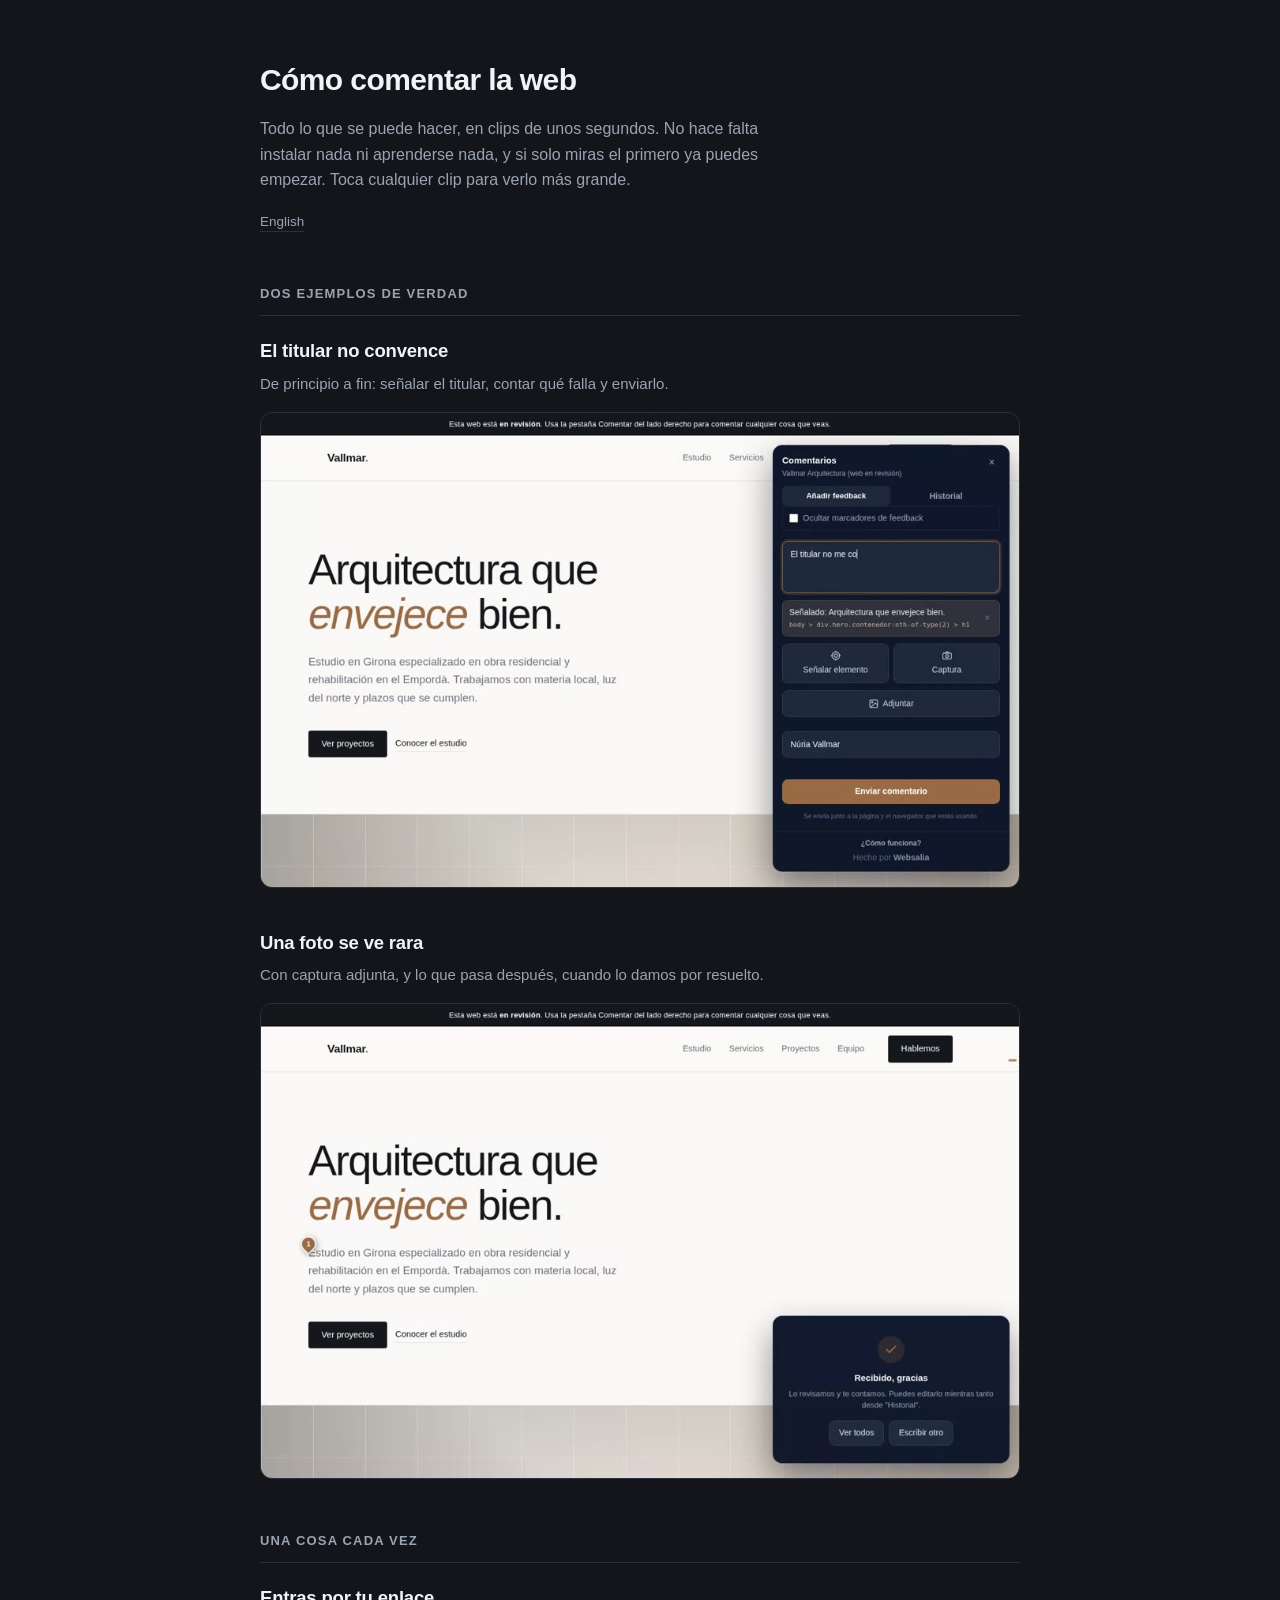
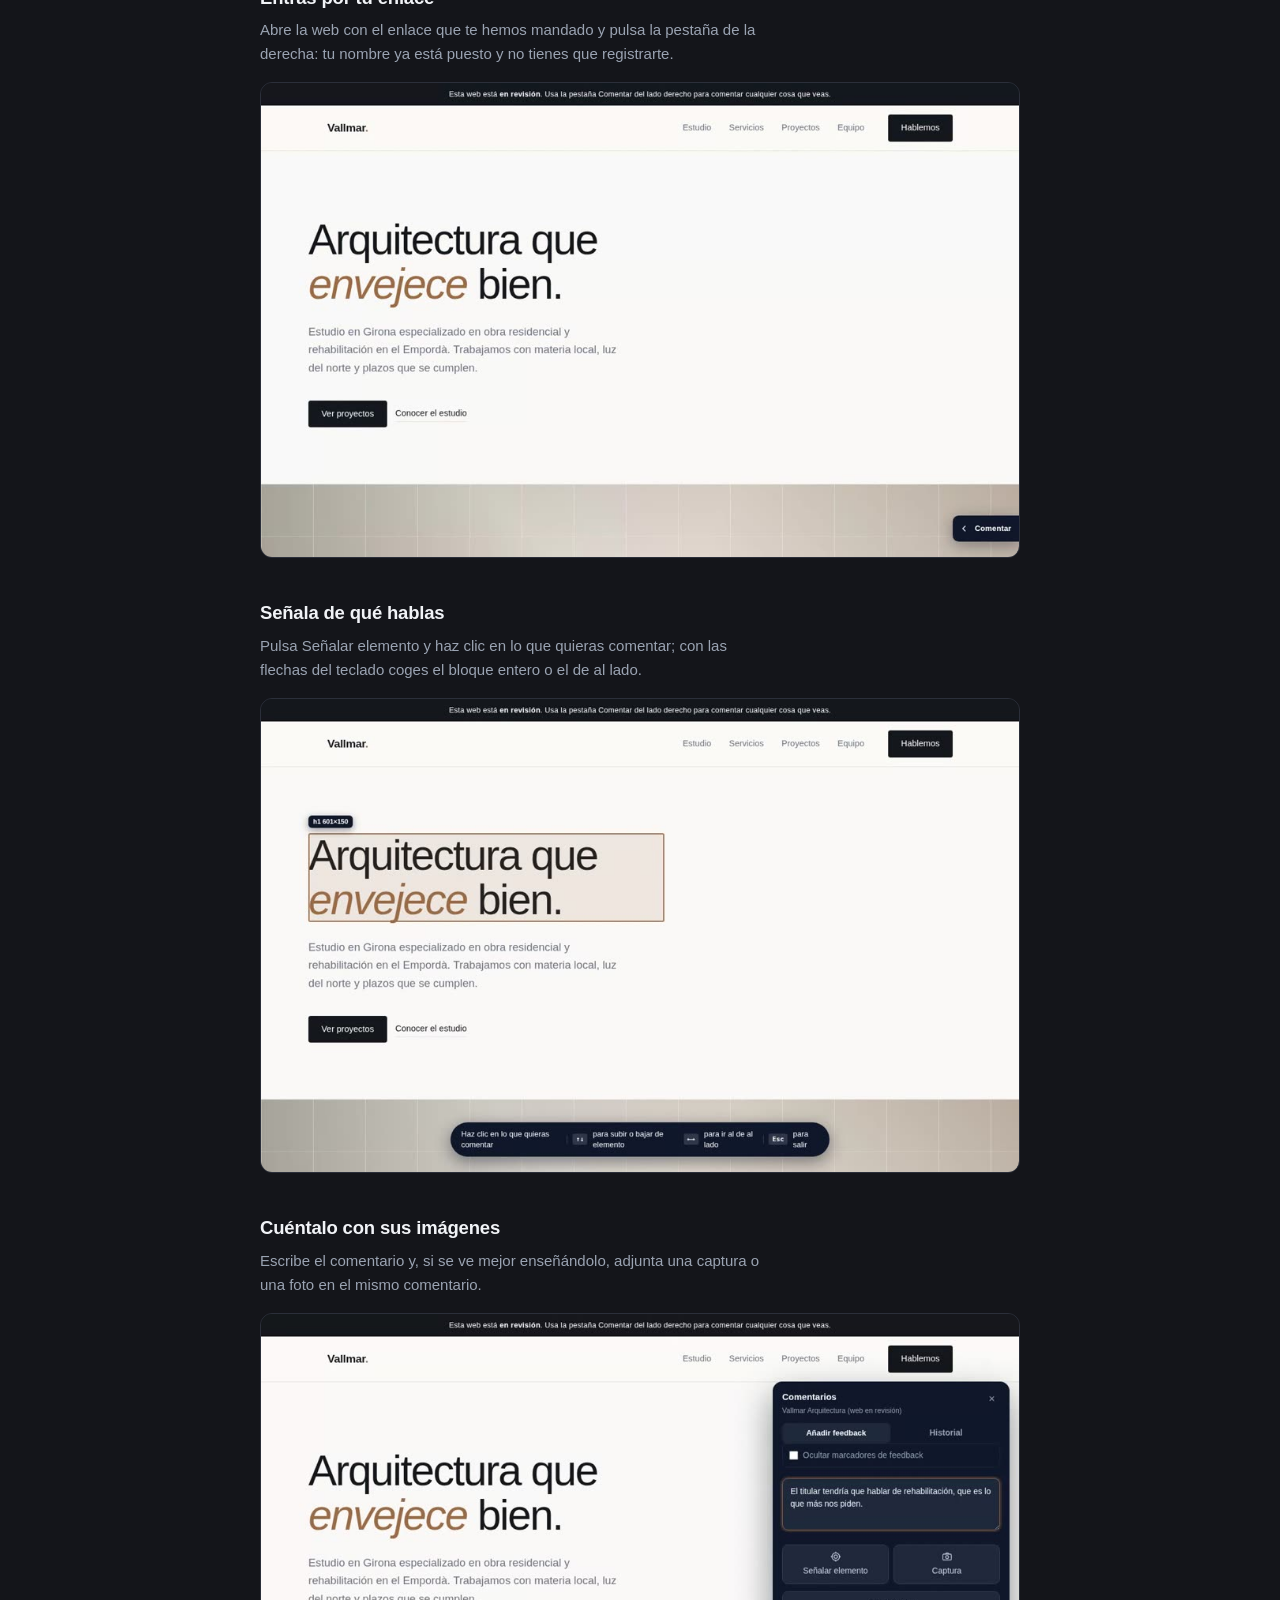
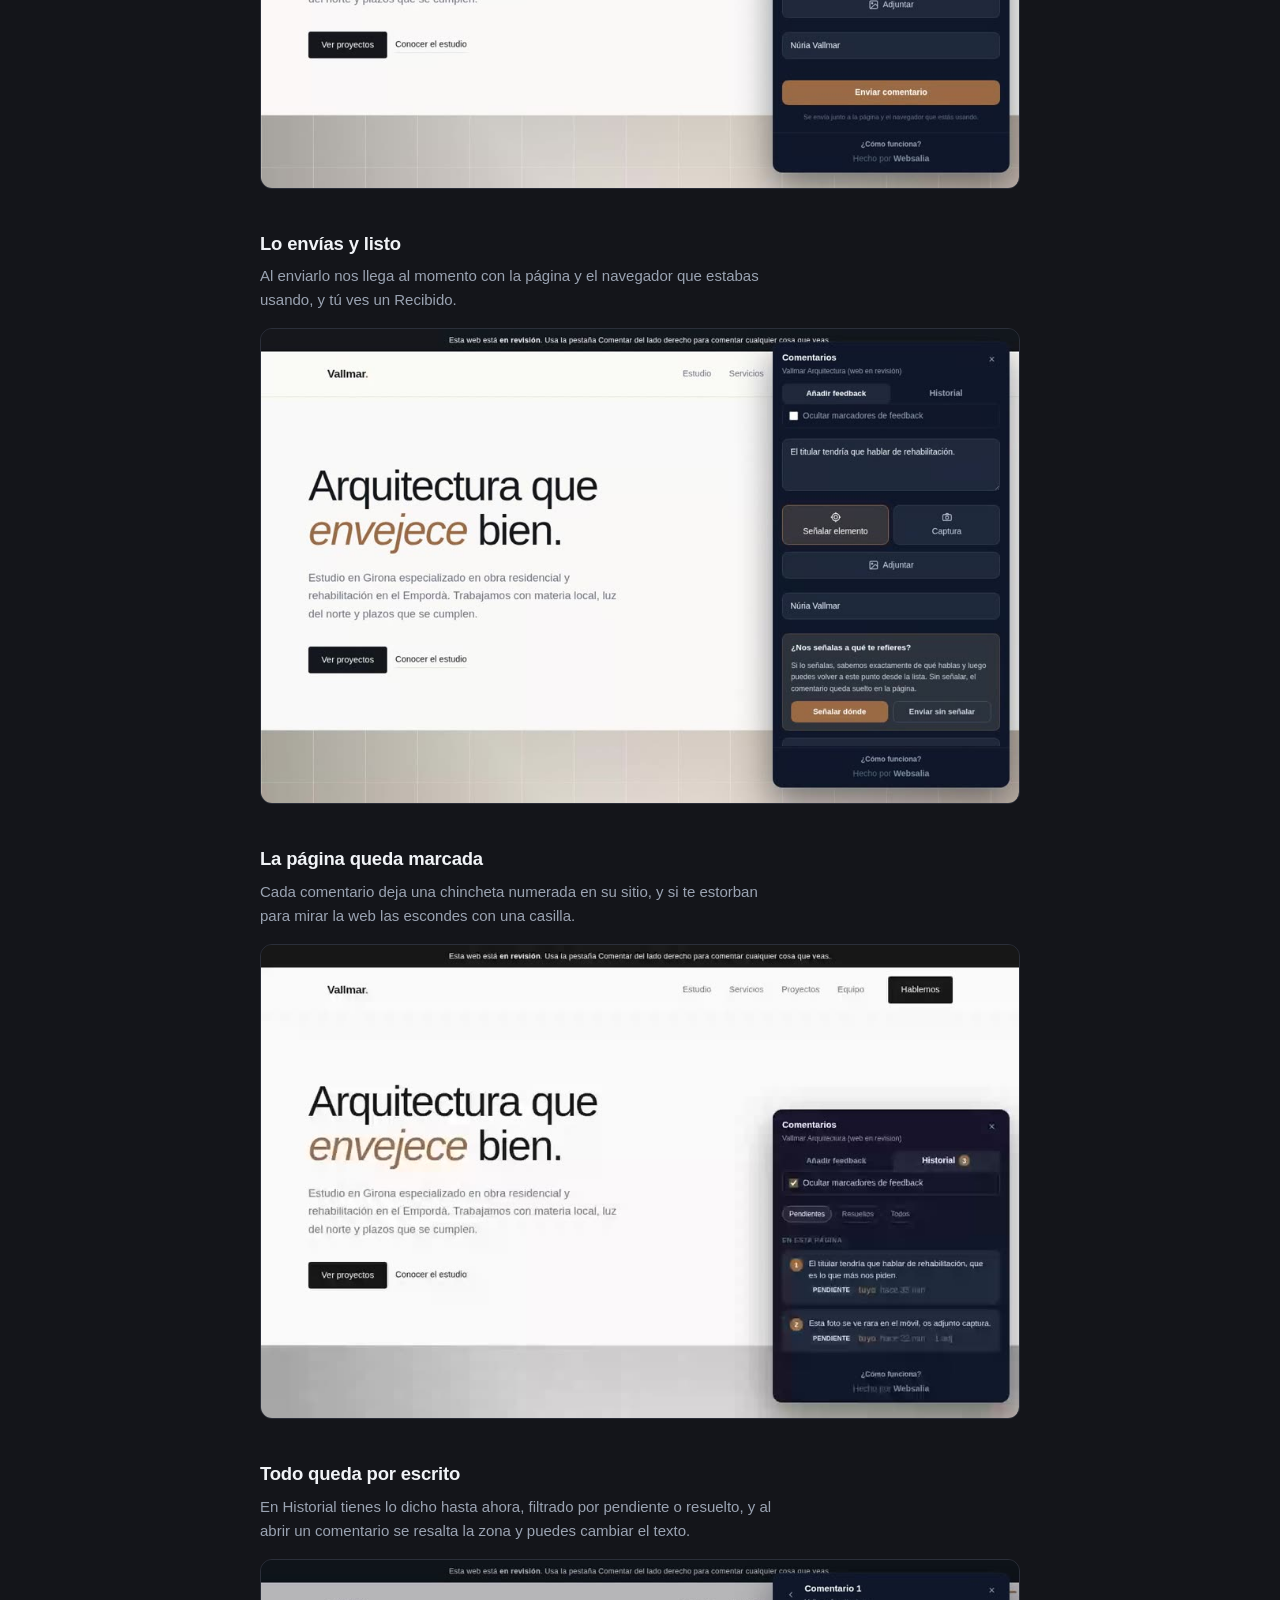
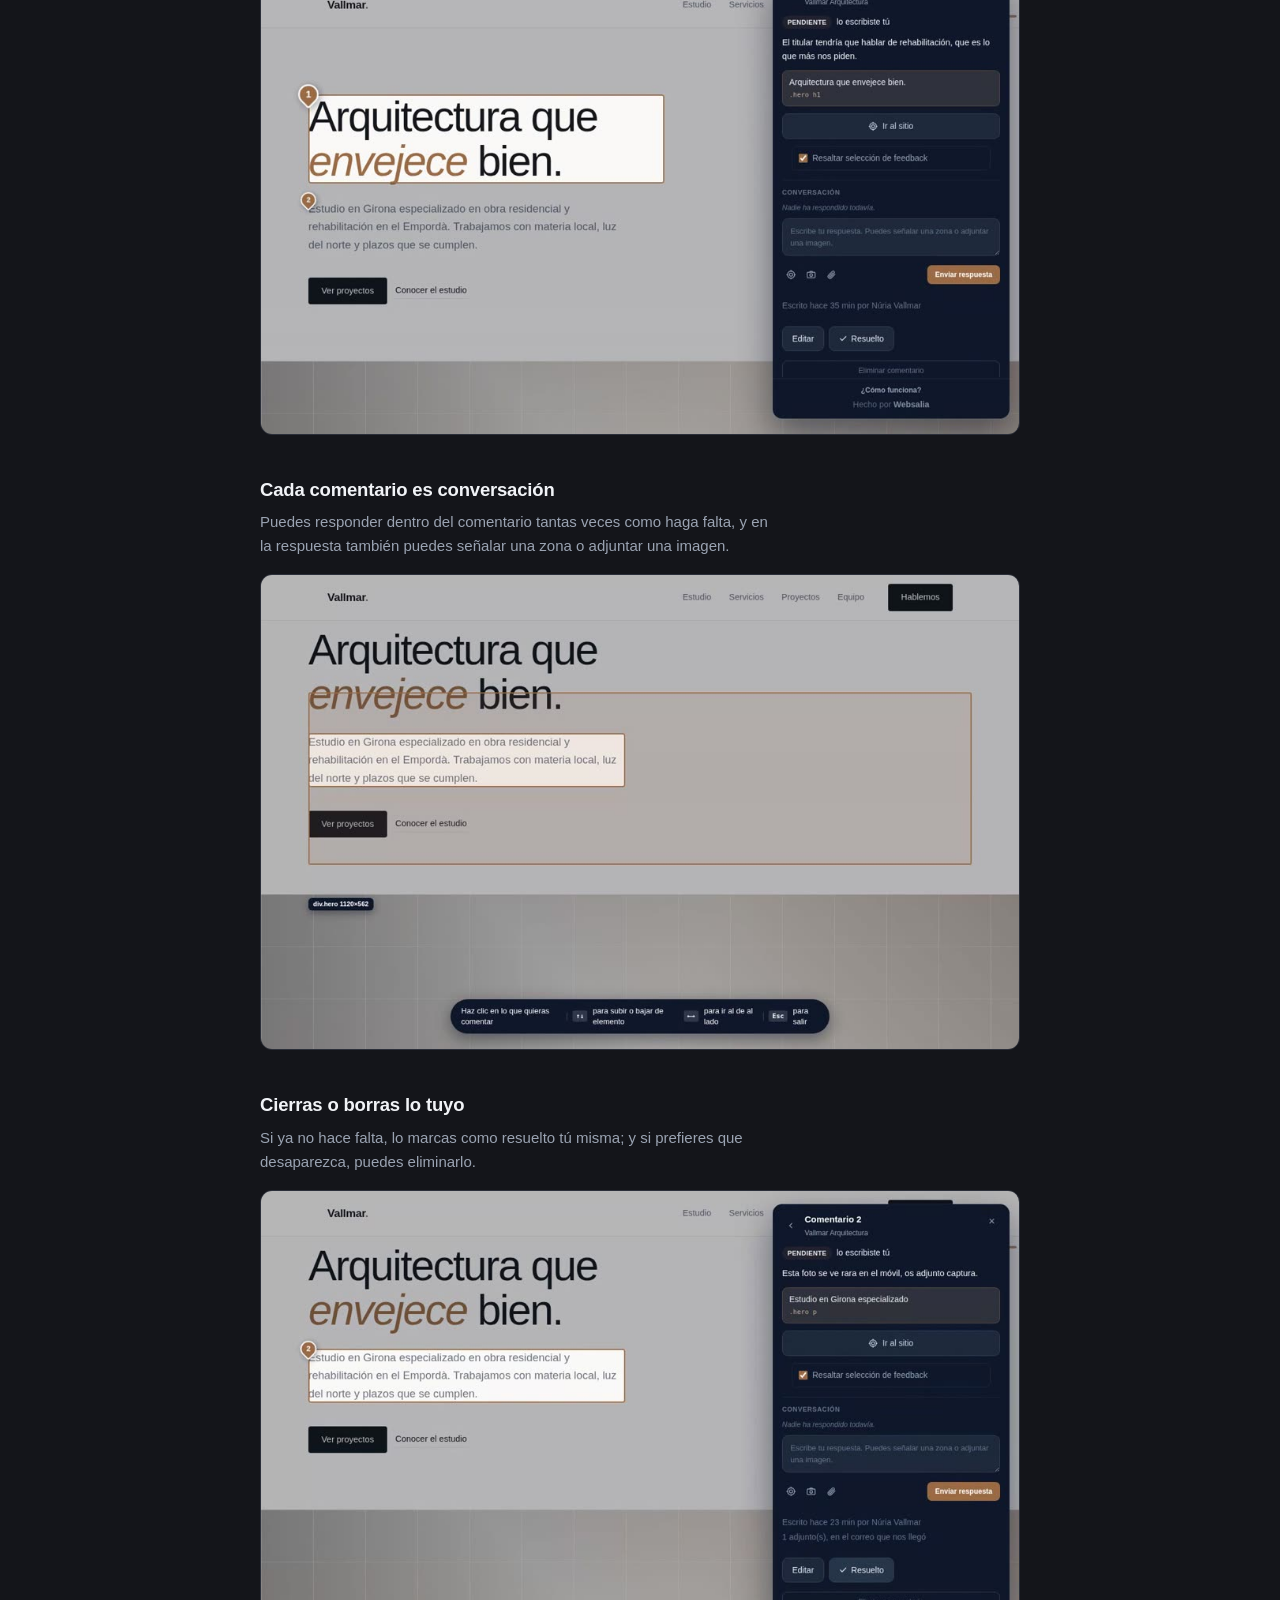
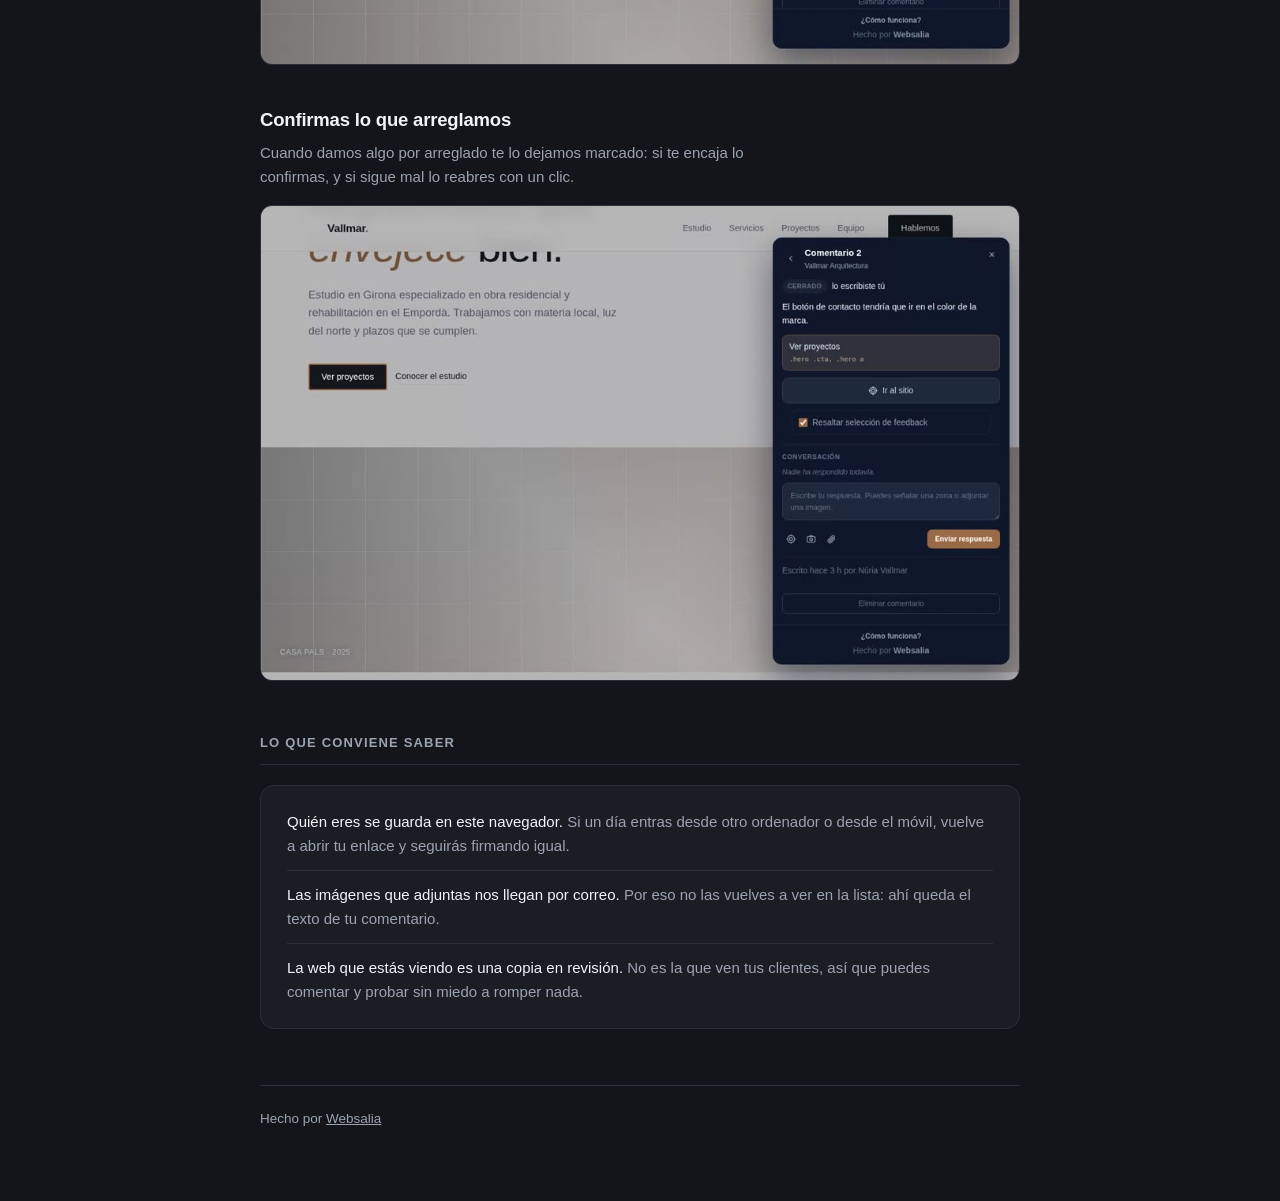
<file: guia/index.html>
<!doctype html>
<html lang="es">
<head>
<meta charset="utf-8">
<meta name="viewport" content="width=device-width, initial-scale=1">
<meta name="robots" content="noindex, nofollow">
<title>Cómo comentar la web, paso a paso</title>
<style>
  :root {
    --fondo: #14151a;
    --panel: #1b1d24;
    --linea: #2b2f3a;
    --texto: #f1f3f7;
    --suave: #9aa3b2;
    --acento: #9a6b45;
  }
  * { box-sizing: border-box; margin: 0; padding: 0; }
  html { -webkit-text-size-adjust: 100%; }
  body {
    font-family: -apple-system, BlinkMacSystemFont, "Segoe UI", Roboto, "Helvetica Neue", sans-serif;
    background: var(--fondo); color: var(--texto);
    line-height: 1.6; padding: 56px 24px 72px;
  }
  .caja { max-width: 760px; margin: 0 auto; }
  header { margin-bottom: 44px; }
  h1 { font-size: 30px; font-weight: 650; letter-spacing: -.02em; margin-bottom: 12px; }
  .entradilla { color: var(--suave); font-size: 16px; max-width: 60ch; }
  .idioma { margin-top: 18px; font-size: 13.5px; }
  .idioma a { color: var(--suave); text-decoration: none; border-bottom: 1px solid var(--linea); padding-bottom: 2px; }
  .idioma a:hover { color: var(--texto); border-color: var(--acento); }
  h2 {
    font-size: 13px; font-weight: 600; text-transform: uppercase; letter-spacing: .09em;
    color: var(--suave); margin: 52px 0 20px; padding-bottom: 10px; border-bottom: 1px solid var(--linea);
  }
  .paso { margin-bottom: 40px; }
  .paso h3 { font-size: 18.5px; font-weight: 620; margin-bottom: 6px; letter-spacing: -.01em; }
  .paso p { color: var(--suave); font-size: 15px; margin-bottom: 16px; max-width: 62ch; }
  .paso video, .paso img {
    width: 100%; height: auto; display: block; border-radius: 12px;
    border: 1px solid var(--linea); background: var(--panel);
  }
  .saber { background: var(--panel); border: 1px solid var(--linea); border-radius: 14px; padding: 24px 26px; }
  .saber ul { list-style: none; }
  .saber li { color: var(--suave); font-size: 15px; padding: 12px 0; border-bottom: 1px solid var(--linea); }
  .saber li:last-child { border-bottom: 0; padding-bottom: 0; }
  .saber li:first-child { padding-top: 0; }
  .saber li span { color: var(--texto); }
  footer { margin-top: 56px; padding-top: 22px; border-top: 1px solid var(--linea); color: var(--suave); font-size: 13.5px; }
  footer a { color: var(--suave); }
  @media (max-width: 600px) {
    body { padding: 36px 18px 56px; }
    h1 { font-size: 25px; }
    .paso { margin-bottom: 34px; }
  }
  @media (prefers-reduced-motion: reduce) { video { animation: none; } }
</style>
</head>
<body>
  <div class="caja">
    <header>
      <h1>Cómo comentar la web</h1>
      <p class="entradilla">Todo lo que se puede hacer, en clips de unos segundos. No hace falta instalar nada ni aprenderse nada, y si solo miras el primero ya puedes empezar. Toca cualquier clip para verlo más grande.</p>
      <p class="idioma"><a href="./en/">English</a></p>
    </header>

    <h2>Dos ejemplos de verdad</h2>
      <section class="paso">
        <h3>El titular no convence</h3>
        <p>De principio a fin: señalar el titular, contar qué falla y enviarlo.</p>
        <video autoplay muted loop playsinline preload="none" poster="./clips/ejemplo-1-titular.jpg" aria-label="El titular no convence">
          <source data-src="./clips/ejemplo-1-titular.mp4" type="video/mp4">
          <img src="./clips/ejemplo-1-titular.gif" alt="El titular no convence">
        </video>
      </section>
      <section class="paso">
        <h3>Una foto se ve rara</h3>
        <p>Con captura adjunta, y lo que pasa después, cuando lo damos por resuelto.</p>
        <video autoplay muted loop playsinline preload="none" poster="./clips/ejemplo-2-foto.jpg" aria-label="Una foto se ve rara">
          <source data-src="./clips/ejemplo-2-foto.mp4" type="video/mp4">
          <img src="./clips/ejemplo-2-foto.gif" alt="Una foto se ve rara">
        </video>
      </section>

    <h2>Una cosa cada vez</h2>
      <section class="paso">
        <h3>Entras por tu enlace</h3>
        <p>Abre la web con el enlace que te hemos mandado y pulsa la pestaña de la derecha: tu nombre ya está puesto y no tienes que registrarte.</p>
        <video autoplay muted loop playsinline preload="none" poster="./clips/01-entrar.jpg" aria-label="Entras por tu enlace">
          <source data-src="./clips/01-entrar.mp4" type="video/mp4">
          <img src="./clips/01-entrar.gif" alt="Entras por tu enlace">
        </video>
      </section>
      <section class="paso">
        <h3>Señala de qué hablas</h3>
        <p>Pulsa Señalar elemento y haz clic en lo que quieras comentar; con las flechas del teclado coges el bloque entero o el de al lado.</p>
        <video autoplay muted loop playsinline preload="none" poster="./clips/02-senalar.jpg" aria-label="Señala de qué hablas">
          <source data-src="./clips/02-senalar.mp4" type="video/mp4">
          <img src="./clips/02-senalar.gif" alt="Señala de qué hablas">
        </video>
      </section>
      <section class="paso">
        <h3>Cuéntalo con sus imágenes</h3>
        <p>Escribe el comentario y, si se ve mejor enseñándolo, adjunta una captura o una foto en el mismo comentario.</p>
        <video autoplay muted loop playsinline preload="none" poster="./clips/03-contar.jpg" aria-label="Cuéntalo con sus imágenes">
          <source data-src="./clips/03-contar.mp4" type="video/mp4">
          <img src="./clips/03-contar.gif" alt="Cuéntalo con sus imágenes">
        </video>
      </section>
      <section class="paso">
        <h3>Lo envías y listo</h3>
        <p>Al enviarlo nos llega al momento con la página y el navegador que estabas usando, y tú ves un Recibido.</p>
        <video autoplay muted loop playsinline preload="none" poster="./clips/04-enviar.jpg" aria-label="Lo envías y listo">
          <source data-src="./clips/04-enviar.mp4" type="video/mp4">
          <img src="./clips/04-enviar.gif" alt="Lo envías y listo">
        </video>
      </section>
      <section class="paso">
        <h3>La página queda marcada</h3>
        <p>Cada comentario deja una chincheta numerada en su sitio, y si te estorban para mirar la web las escondes con una casilla.</p>
        <video autoplay muted loop playsinline preload="none" poster="./clips/05-marcado.jpg" aria-label="La página queda marcada">
          <source data-src="./clips/05-marcado.mp4" type="video/mp4">
          <img src="./clips/05-marcado.gif" alt="La página queda marcada">
        </video>
      </section>
      <section class="paso">
        <h3>Todo queda por escrito</h3>
        <p>En Historial tienes lo dicho hasta ahora, filtrado por pendiente o resuelto, y al abrir un comentario se resalta la zona y puedes cambiar el texto.</p>
        <video autoplay muted loop playsinline preload="none" poster="./clips/06-historial.jpg" aria-label="Todo queda por escrito">
          <source data-src="./clips/06-historial.mp4" type="video/mp4">
          <img src="./clips/06-historial.gif" alt="Todo queda por escrito">
        </video>
      </section>
      <section class="paso">
        <h3>Cada comentario es conversación</h3>
        <p>Puedes responder dentro del comentario tantas veces como haga falta, y en la respuesta también puedes señalar una zona o adjuntar una imagen.</p>
        <video autoplay muted loop playsinline preload="none" poster="./clips/07-responder.jpg" aria-label="Cada comentario es conversación">
          <source data-src="./clips/07-responder.mp4" type="video/mp4">
          <img src="./clips/07-responder.gif" alt="Cada comentario es conversación">
        </video>
      </section>
      <section class="paso">
        <h3>Cierras o borras lo tuyo</h3>
        <p>Si ya no hace falta, lo marcas como resuelto tú misma; y si prefieres que desaparezca, puedes eliminarlo.</p>
        <video autoplay muted loop playsinline preload="none" poster="./clips/08-cerrar-eliminar.jpg" aria-label="Cierras o borras lo tuyo">
          <source data-src="./clips/08-cerrar-eliminar.mp4" type="video/mp4">
          <img src="./clips/08-cerrar-eliminar.gif" alt="Cierras o borras lo tuyo">
        </video>
      </section>
      <section class="paso">
        <h3>Confirmas lo que arreglamos</h3>
        <p>Cuando damos algo por arreglado te lo dejamos marcado: si te encaja lo confirmas, y si sigue mal lo reabres con un clic.</p>
        <video autoplay muted loop playsinline preload="none" poster="./clips/09-confirmar.jpg" aria-label="Confirmas lo que arreglamos">
          <source data-src="./clips/09-confirmar.mp4" type="video/mp4">
          <img src="./clips/09-confirmar.gif" alt="Confirmas lo que arreglamos">
        </video>
      </section>

    <h2>Lo que conviene saber</h2>
    <div class="saber">
      <ul>
        <li><span>Quién eres se guarda en este navegador.</span> Si un día entras desde otro ordenador o desde el móvil, vuelve a abrir tu enlace y seguirás firmando igual.</li>
        <li><span>Las imágenes que adjuntas nos llegan por correo.</span> Por eso no las vuelves a ver en la lista: ahí queda el texto de tu comentario.</li>
        <li><span>La web que estás viendo es una copia en revisión.</span> No es la que ven tus clientes, así que puedes comentar y probar sin miedo a romper nada.</li>
      </ul>
    </div>

    <footer>Hecho por <a href="https://www.websalia.com/?utm_source=feedtack&amp;utm_medium=guia" target="_blank" rel="noopener">Websalia</a></footer>
  </div>
<script>
/* Each video downloads when it reaches the screen, not when the page opens. Without
   IntersectionObserver (an old browser) they all load, which is how it used to be. */
(function () {
  var vids = [].slice.call(document.querySelectorAll('video'));
  function cargar(v) {
    if (v.dataset.puesto) return;
    v.dataset.puesto = '1';
    var s = v.querySelector('source[data-src]');
    if (s) { s.src = s.dataset.src; v.load(); v.play().catch(function () {}); }
  }
  /* On a phone the clip sits at about 350 px wide and the widget's panel is unreadable.
     Tapping it goes fullscreen, which is what you expect from a video. */
  vids.forEach(function (v) {
    v.style.cursor = 'zoom-in';
    v.addEventListener('click', function () {
      var f = v.requestFullscreen || v.webkitRequestFullscreen || v.webkitEnterFullscreen;
      if (f) f.call(v);
    });
  });
  if (!('IntersectionObserver' in window)) return vids.forEach(cargar);
  var obs = new IntersectionObserver(function (e) {
    e.forEach(function (x) { if (x.isIntersecting) { cargar(x.target); obs.unobserve(x.target); } });
  }, { rootMargin: '300px 0px' });
  vids.forEach(function (v) { obs.observe(v); });
})();
</script>
</body>
</html>
</file>
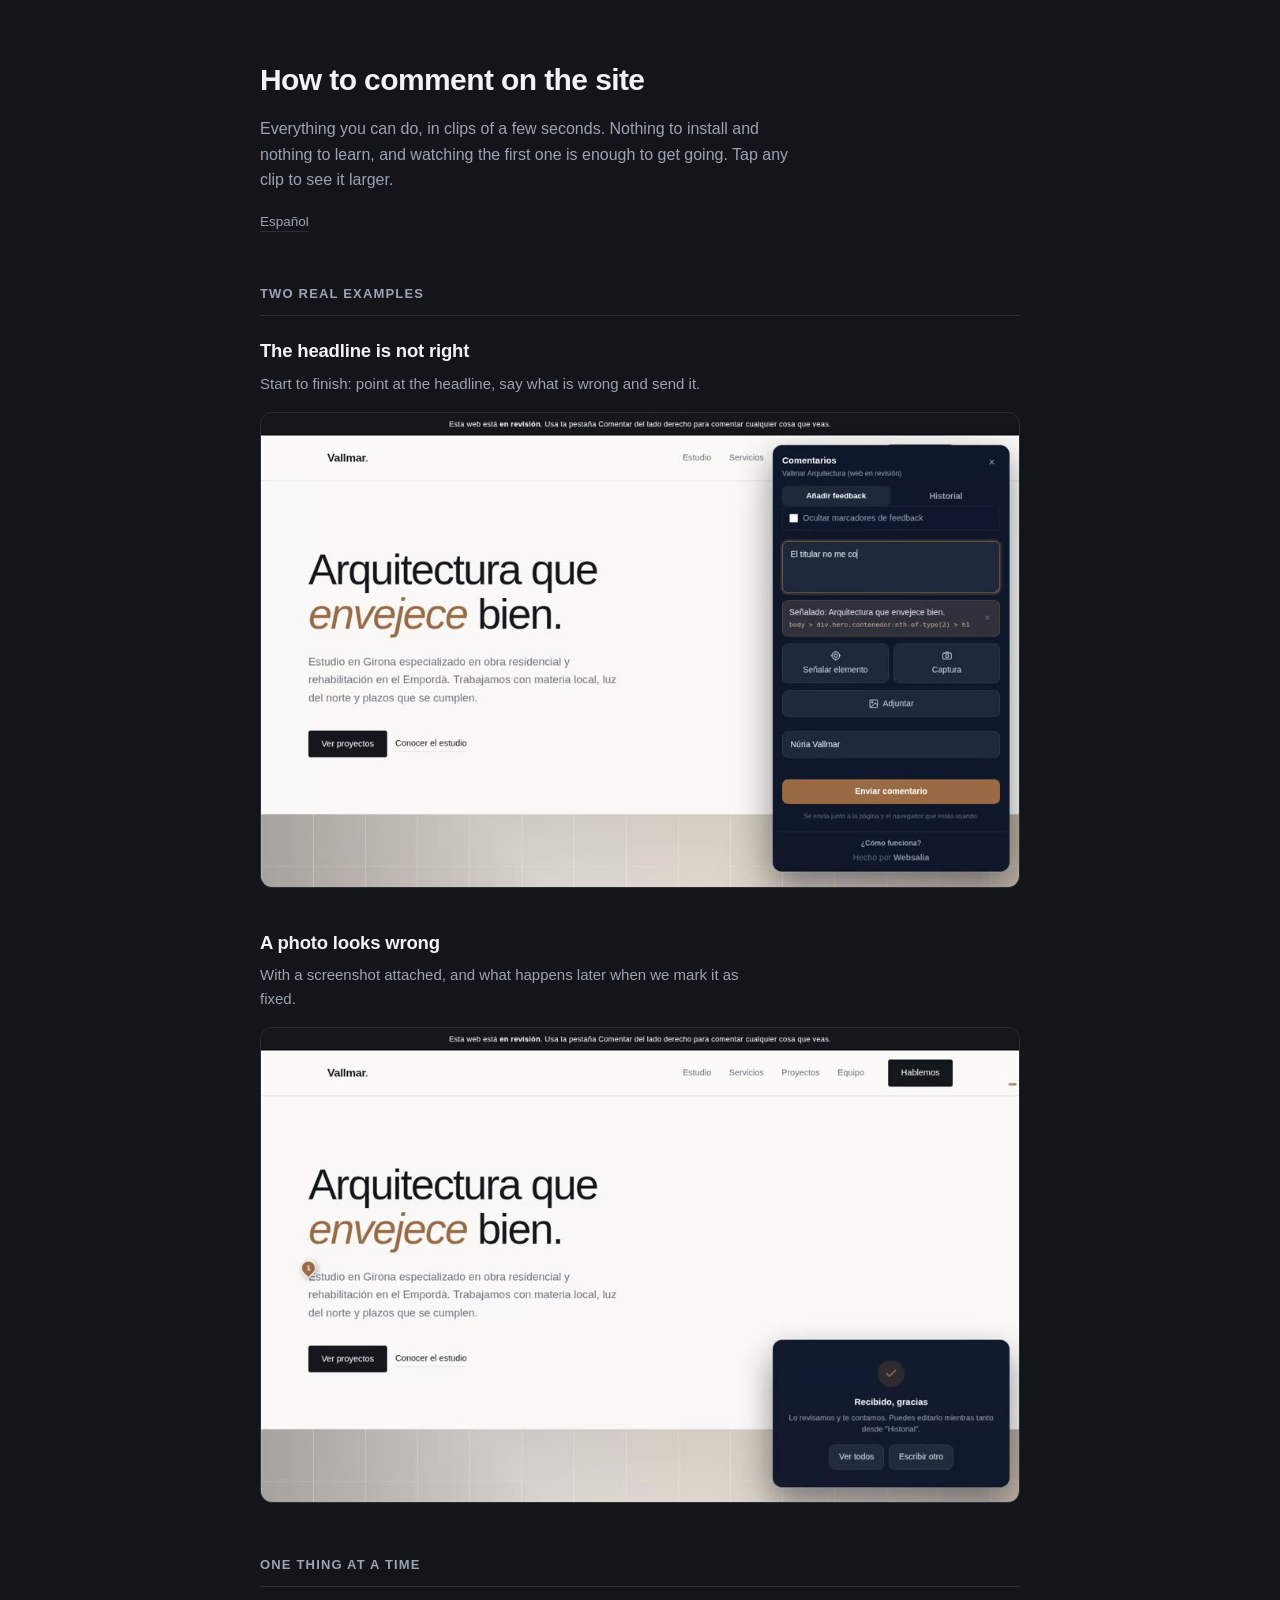
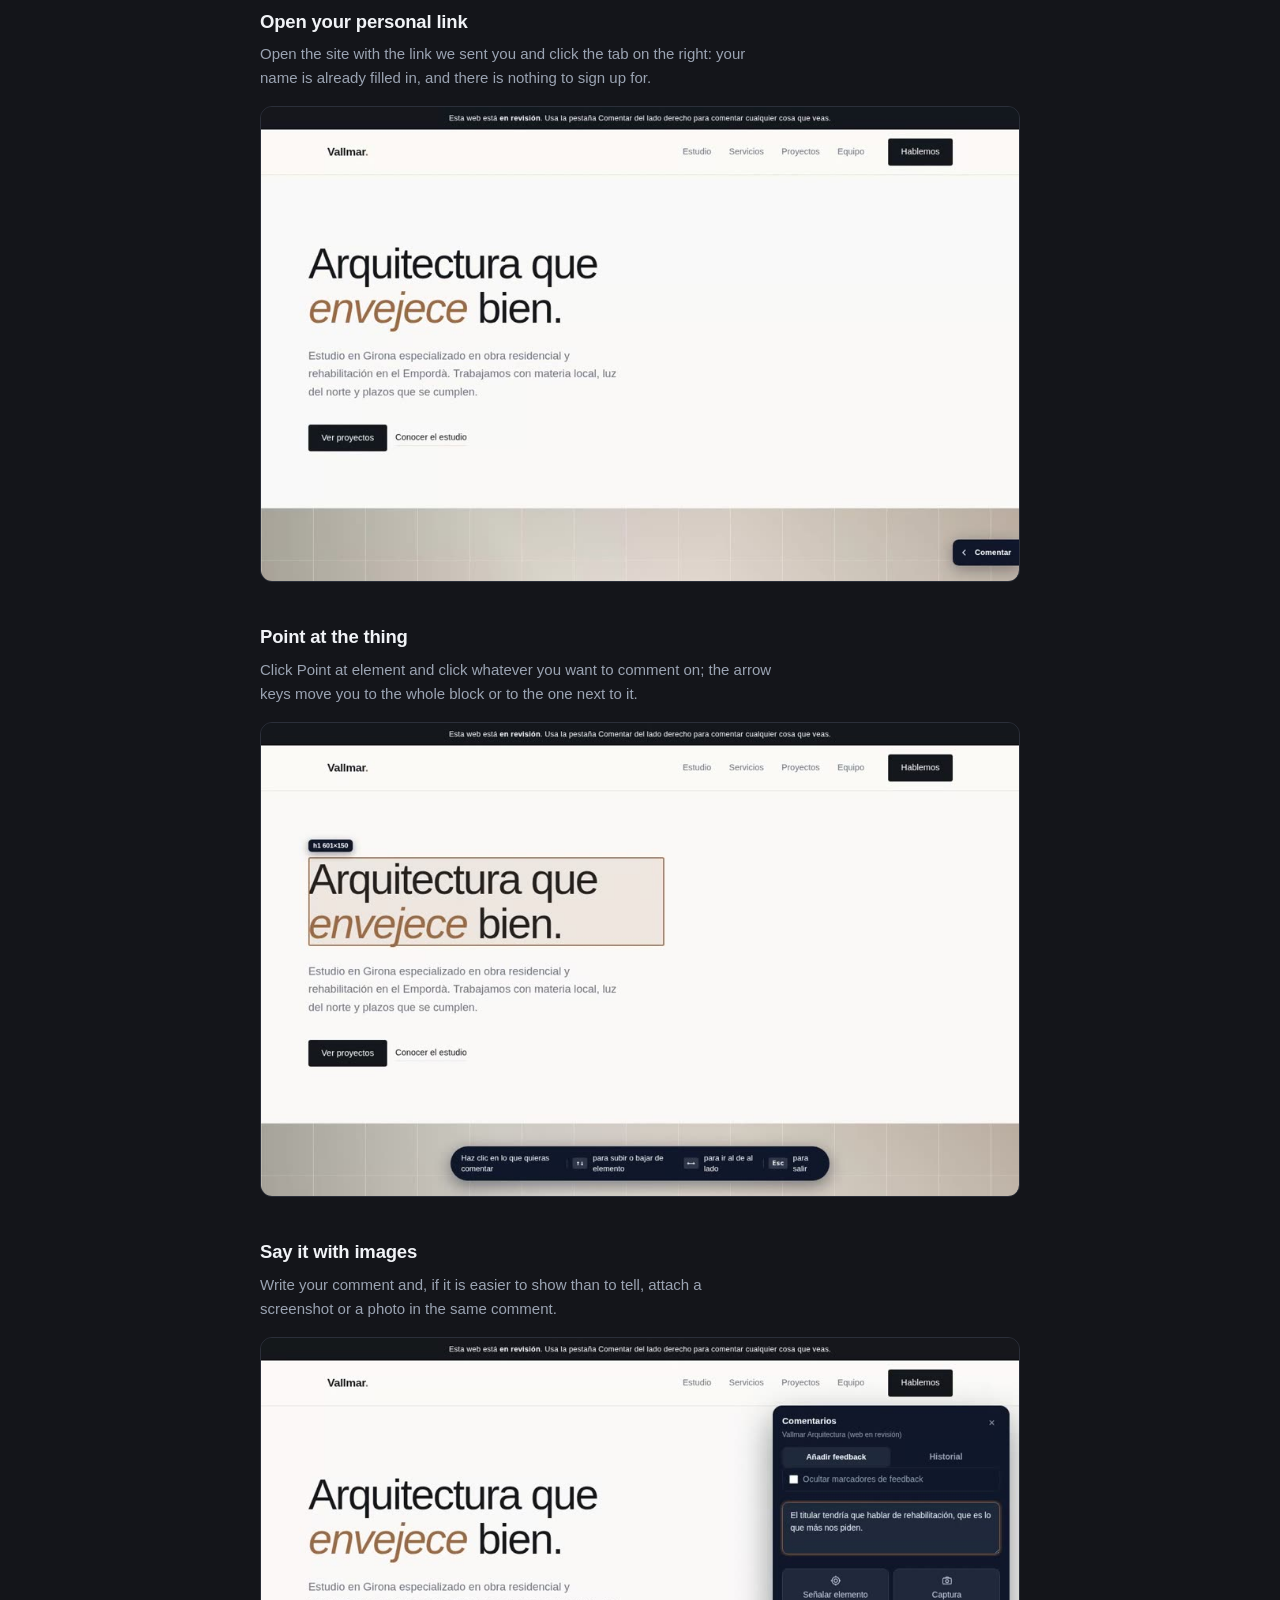
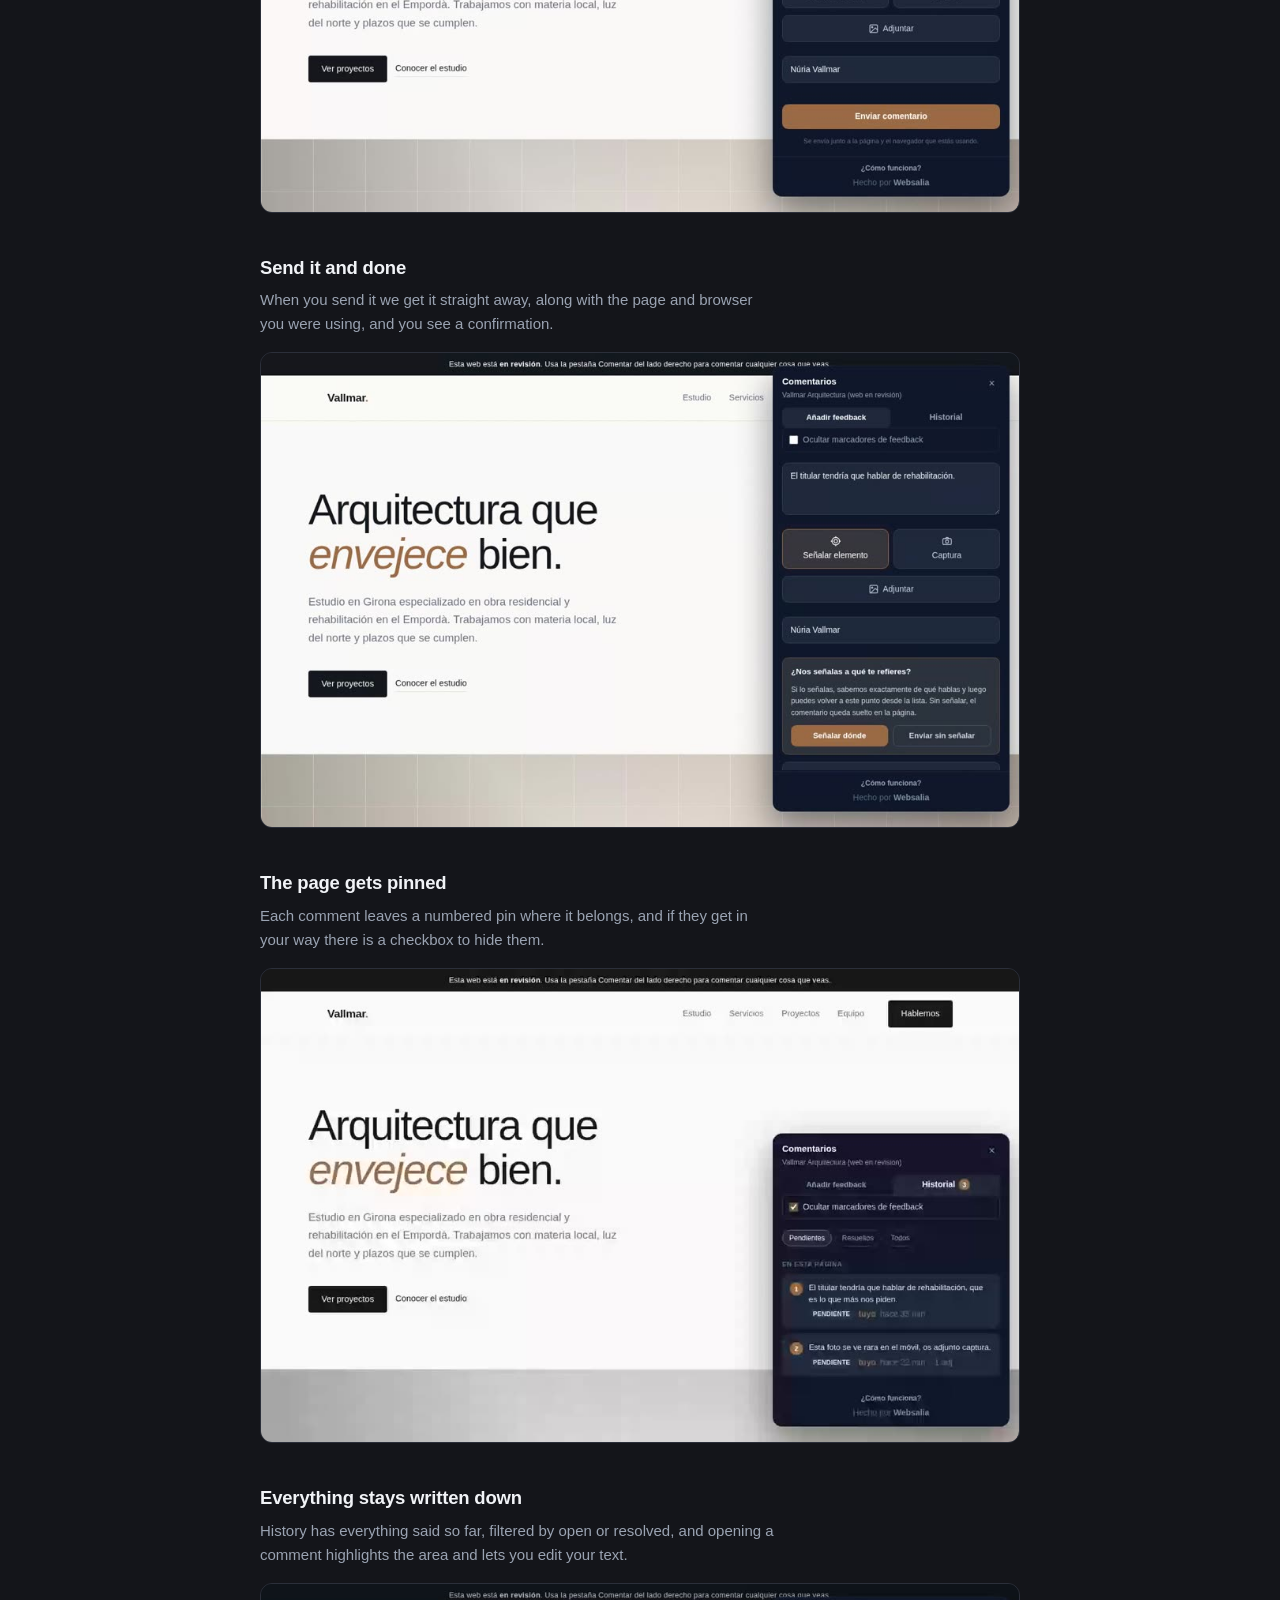
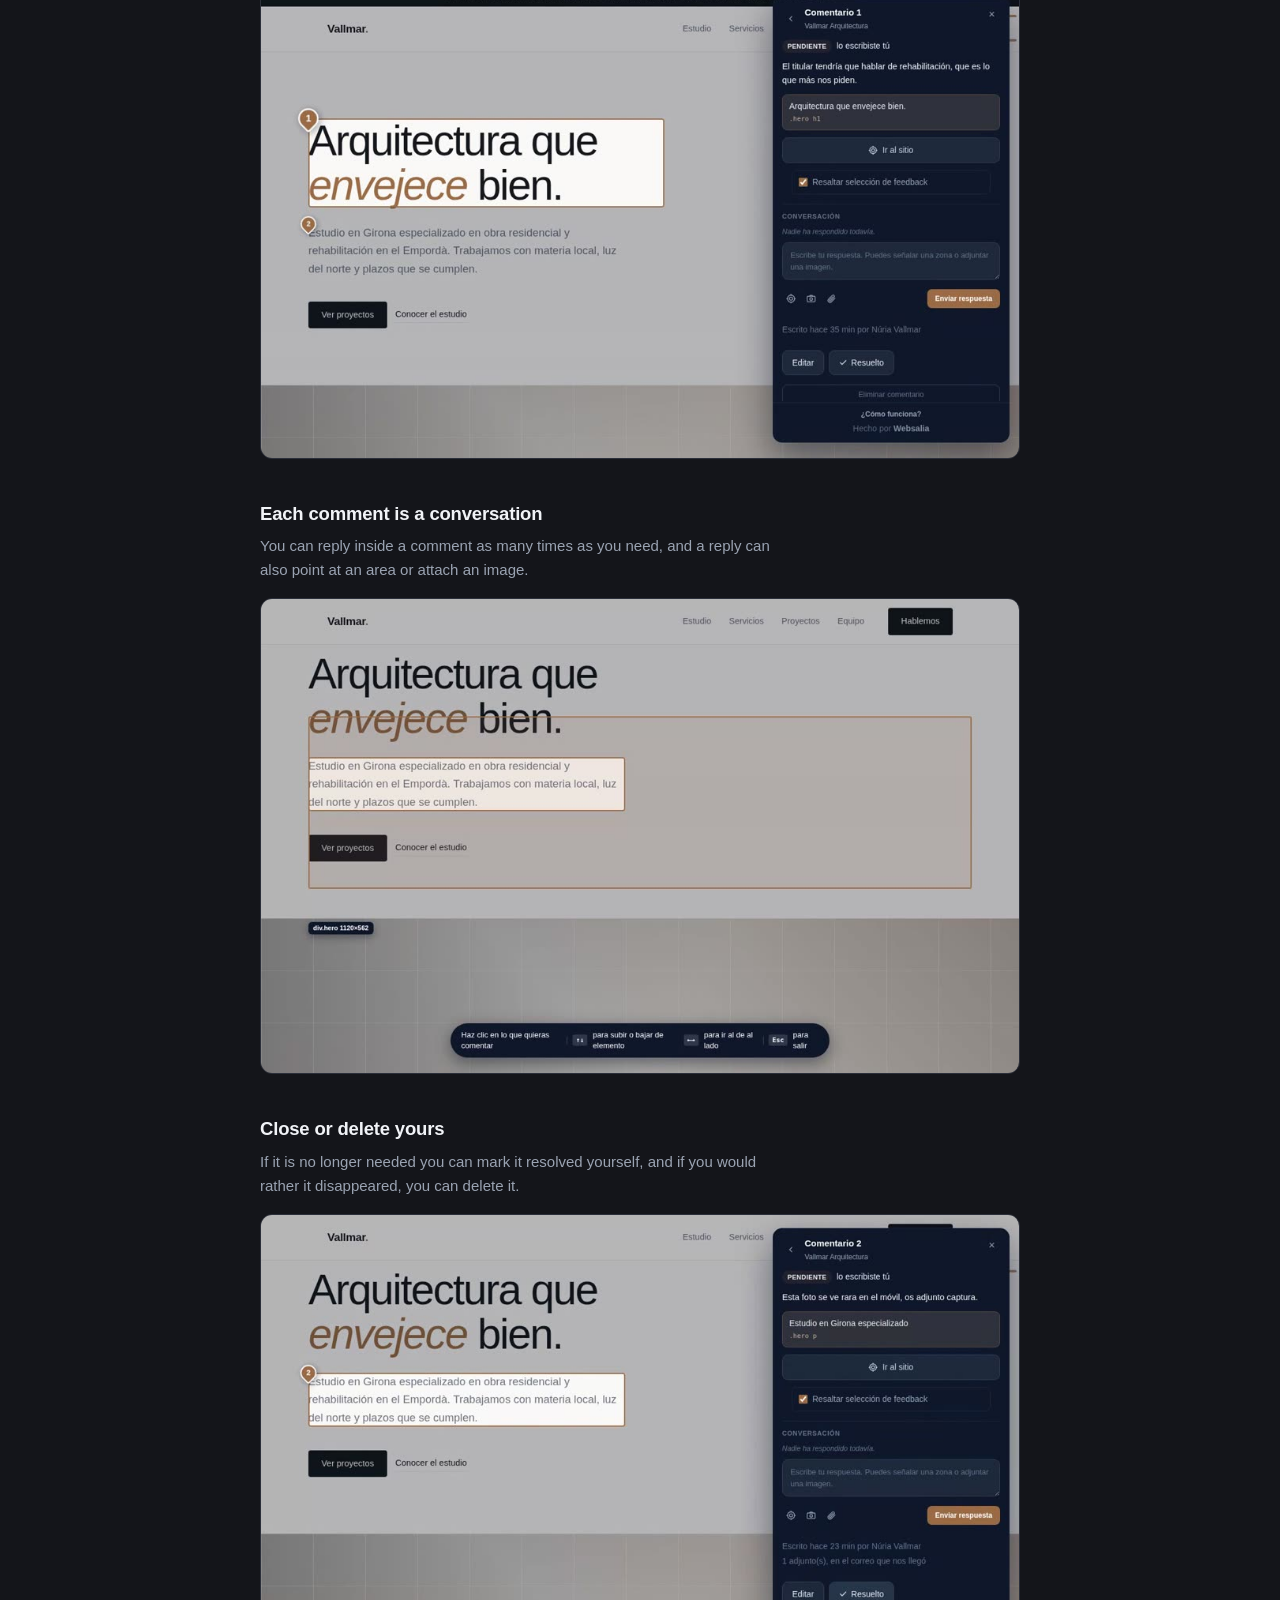
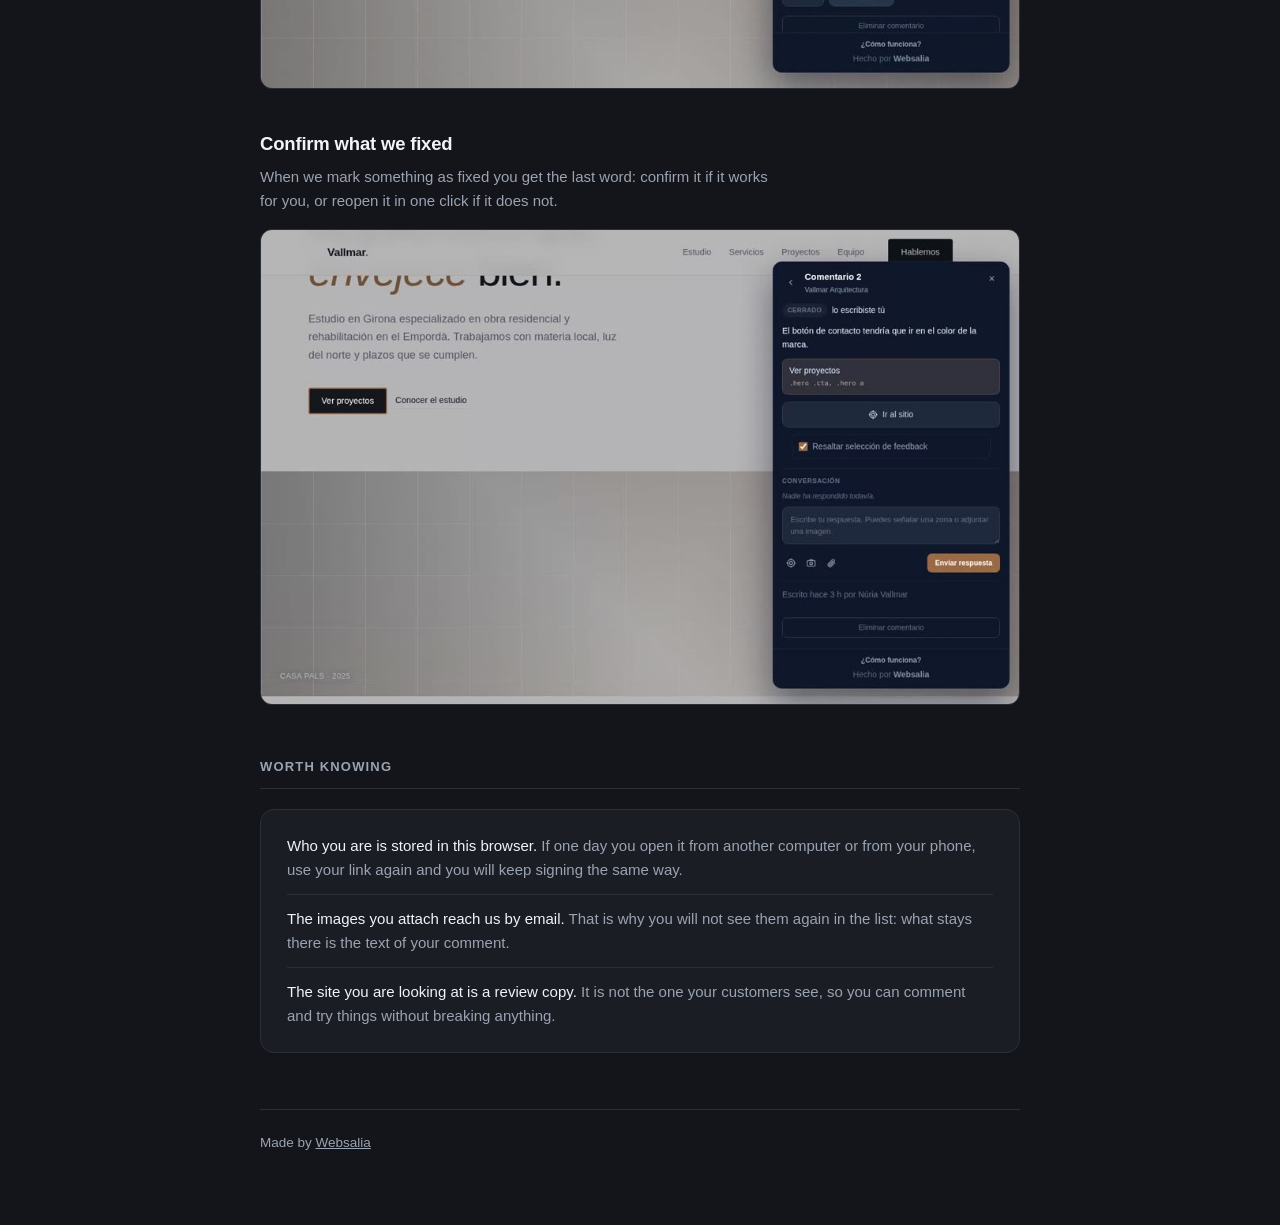
<file: guia/en/index.html>
<!doctype html>
<html lang="en">
<head>
<meta charset="utf-8">
<meta name="viewport" content="width=device-width, initial-scale=1">
<meta name="robots" content="noindex, nofollow">
<title>How to comment on the site, step by step</title>
<style>
  :root {
    --fondo: #14151a;
    --panel: #1b1d24;
    --linea: #2b2f3a;
    --texto: #f1f3f7;
    --suave: #9aa3b2;
    --acento: #9a6b45;
  }
  * { box-sizing: border-box; margin: 0; padding: 0; }
  html { -webkit-text-size-adjust: 100%; }
  body {
    font-family: -apple-system, BlinkMacSystemFont, "Segoe UI", Roboto, "Helvetica Neue", sans-serif;
    background: var(--fondo); color: var(--texto);
    line-height: 1.6; padding: 56px 24px 72px;
  }
  .caja { max-width: 760px; margin: 0 auto; }
  header { margin-bottom: 44px; }
  h1 { font-size: 30px; font-weight: 650; letter-spacing: -.02em; margin-bottom: 12px; }
  .entradilla { color: var(--suave); font-size: 16px; max-width: 60ch; }
  .idioma { margin-top: 18px; font-size: 13.5px; }
  .idioma a { color: var(--suave); text-decoration: none; border-bottom: 1px solid var(--linea); padding-bottom: 2px; }
  .idioma a:hover { color: var(--texto); border-color: var(--acento); }
  h2 {
    font-size: 13px; font-weight: 600; text-transform: uppercase; letter-spacing: .09em;
    color: var(--suave); margin: 52px 0 20px; padding-bottom: 10px; border-bottom: 1px solid var(--linea);
  }
  .paso { margin-bottom: 40px; }
  .paso h3 { font-size: 18.5px; font-weight: 620; margin-bottom: 6px; letter-spacing: -.01em; }
  .paso p { color: var(--suave); font-size: 15px; margin-bottom: 16px; max-width: 62ch; }
  .paso video, .paso img {
    width: 100%; height: auto; display: block; border-radius: 12px;
    border: 1px solid var(--linea); background: var(--panel);
  }
  .saber { background: var(--panel); border: 1px solid var(--linea); border-radius: 14px; padding: 24px 26px; }
  .saber ul { list-style: none; }
  .saber li { color: var(--suave); font-size: 15px; padding: 12px 0; border-bottom: 1px solid var(--linea); }
  .saber li:last-child { border-bottom: 0; padding-bottom: 0; }
  .saber li:first-child { padding-top: 0; }
  .saber li span { color: var(--texto); }
  footer { margin-top: 56px; padding-top: 22px; border-top: 1px solid var(--linea); color: var(--suave); font-size: 13.5px; }
  footer a { color: var(--suave); }
  @media (max-width: 600px) {
    body { padding: 36px 18px 56px; }
    h1 { font-size: 25px; }
    .paso { margin-bottom: 34px; }
  }
  @media (prefers-reduced-motion: reduce) { video { animation: none; } }
</style>
</head>
<body>
  <div class="caja">
    <header>
      <h1>How to comment on the site</h1>
      <p class="entradilla">Everything you can do, in clips of a few seconds. Nothing to install and nothing to learn, and watching the first one is enough to get going. Tap any clip to see it larger.</p>
      <p class="idioma"><a href="../">Español</a></p>
    </header>

    <h2>Two real examples</h2>
      <section class="paso">
        <h3>The headline is not right</h3>
        <p>Start to finish: point at the headline, say what is wrong and send it.</p>
        <video autoplay muted loop playsinline preload="none" poster="../clips/ejemplo-1-titular.jpg" aria-label="The headline is not right">
          <source data-src="../clips/ejemplo-1-titular.mp4" type="video/mp4">
          <img src="../clips/ejemplo-1-titular.gif" alt="The headline is not right">
        </video>
      </section>
      <section class="paso">
        <h3>A photo looks wrong</h3>
        <p>With a screenshot attached, and what happens later when we mark it as fixed.</p>
        <video autoplay muted loop playsinline preload="none" poster="../clips/ejemplo-2-foto.jpg" aria-label="A photo looks wrong">
          <source data-src="../clips/ejemplo-2-foto.mp4" type="video/mp4">
          <img src="../clips/ejemplo-2-foto.gif" alt="A photo looks wrong">
        </video>
      </section>

    <h2>One thing at a time</h2>
      <section class="paso">
        <h3>Open your personal link</h3>
        <p>Open the site with the link we sent you and click the tab on the right: your name is already filled in, and there is nothing to sign up for.</p>
        <video autoplay muted loop playsinline preload="none" poster="../clips/01-entrar.jpg" aria-label="Open your personal link">
          <source data-src="../clips/01-entrar.mp4" type="video/mp4">
          <img src="../clips/01-entrar.gif" alt="Open your personal link">
        </video>
      </section>
      <section class="paso">
        <h3>Point at the thing</h3>
        <p>Click Point at element and click whatever you want to comment on; the arrow keys move you to the whole block or to the one next to it.</p>
        <video autoplay muted loop playsinline preload="none" poster="../clips/02-senalar.jpg" aria-label="Point at the thing">
          <source data-src="../clips/02-senalar.mp4" type="video/mp4">
          <img src="../clips/02-senalar.gif" alt="Point at the thing">
        </video>
      </section>
      <section class="paso">
        <h3>Say it with images</h3>
        <p>Write your comment and, if it is easier to show than to tell, attach a screenshot or a photo in the same comment.</p>
        <video autoplay muted loop playsinline preload="none" poster="../clips/03-contar.jpg" aria-label="Say it with images">
          <source data-src="../clips/03-contar.mp4" type="video/mp4">
          <img src="../clips/03-contar.gif" alt="Say it with images">
        </video>
      </section>
      <section class="paso">
        <h3>Send it and done</h3>
        <p>When you send it we get it straight away, along with the page and browser you were using, and you see a confirmation.</p>
        <video autoplay muted loop playsinline preload="none" poster="../clips/04-enviar.jpg" aria-label="Send it and done">
          <source data-src="../clips/04-enviar.mp4" type="video/mp4">
          <img src="../clips/04-enviar.gif" alt="Send it and done">
        </video>
      </section>
      <section class="paso">
        <h3>The page gets pinned</h3>
        <p>Each comment leaves a numbered pin where it belongs, and if they get in your way there is a checkbox to hide them.</p>
        <video autoplay muted loop playsinline preload="none" poster="../clips/05-marcado.jpg" aria-label="The page gets pinned">
          <source data-src="../clips/05-marcado.mp4" type="video/mp4">
          <img src="../clips/05-marcado.gif" alt="The page gets pinned">
        </video>
      </section>
      <section class="paso">
        <h3>Everything stays written down</h3>
        <p>History has everything said so far, filtered by open or resolved, and opening a comment highlights the area and lets you edit your text.</p>
        <video autoplay muted loop playsinline preload="none" poster="../clips/06-historial.jpg" aria-label="Everything stays written down">
          <source data-src="../clips/06-historial.mp4" type="video/mp4">
          <img src="../clips/06-historial.gif" alt="Everything stays written down">
        </video>
      </section>
      <section class="paso">
        <h3>Each comment is a conversation</h3>
        <p>You can reply inside a comment as many times as you need, and a reply can also point at an area or attach an image.</p>
        <video autoplay muted loop playsinline preload="none" poster="../clips/07-responder.jpg" aria-label="Each comment is a conversation">
          <source data-src="../clips/07-responder.mp4" type="video/mp4">
          <img src="../clips/07-responder.gif" alt="Each comment is a conversation">
        </video>
      </section>
      <section class="paso">
        <h3>Close or delete yours</h3>
        <p>If it is no longer needed you can mark it resolved yourself, and if you would rather it disappeared, you can delete it.</p>
        <video autoplay muted loop playsinline preload="none" poster="../clips/08-cerrar-eliminar.jpg" aria-label="Close or delete yours">
          <source data-src="../clips/08-cerrar-eliminar.mp4" type="video/mp4">
          <img src="../clips/08-cerrar-eliminar.gif" alt="Close or delete yours">
        </video>
      </section>
      <section class="paso">
        <h3>Confirm what we fixed</h3>
        <p>When we mark something as fixed you get the last word: confirm it if it works for you, or reopen it in one click if it does not.</p>
        <video autoplay muted loop playsinline preload="none" poster="../clips/09-confirmar.jpg" aria-label="Confirm what we fixed">
          <source data-src="../clips/09-confirmar.mp4" type="video/mp4">
          <img src="../clips/09-confirmar.gif" alt="Confirm what we fixed">
        </video>
      </section>

    <h2>Worth knowing</h2>
    <div class="saber">
      <ul>
        <li><span>Who you are is stored in this browser.</span> If one day you open it from another computer or from your phone, use your link again and you will keep signing the same way.</li>
        <li><span>The images you attach reach us by email.</span> That is why you will not see them again in the list: what stays there is the text of your comment.</li>
        <li><span>The site you are looking at is a review copy.</span> It is not the one your customers see, so you can comment and try things without breaking anything.</li>
      </ul>
    </div>

    <footer>Made by <a href="https://www.websalia.com/?utm_source=feedtack&amp;utm_medium=guia" target="_blank" rel="noopener">Websalia</a></footer>
  </div>
<script>
/* Each video downloads when it reaches the screen, not when the page opens. Without
   IntersectionObserver (an old browser) they all load, which is how it used to be. */
(function () {
  var vids = [].slice.call(document.querySelectorAll('video'));
  function cargar(v) {
    if (v.dataset.puesto) return;
    v.dataset.puesto = '1';
    var s = v.querySelector('source[data-src]');
    if (s) { s.src = s.dataset.src; v.load(); v.play().catch(function () {}); }
  }
  /* On a phone the clip sits at about 350 px wide and the widget's panel is unreadable.
     Tapping it goes fullscreen, which is what you expect from a video. */
  vids.forEach(function (v) {
    v.style.cursor = 'zoom-in';
    v.addEventListener('click', function () {
      var f = v.requestFullscreen || v.webkitRequestFullscreen || v.webkitEnterFullscreen;
      if (f) f.call(v);
    });
  });
  if (!('IntersectionObserver' in window)) return vids.forEach(cargar);
  var obs = new IntersectionObserver(function (e) {
    e.forEach(function (x) { if (x.isIntersecting) { cargar(x.target); obs.unobserve(x.target); } });
  }, { rootMargin: '300px 0px' });
  vids.forEach(function (v) { obs.observe(v); });
})();
</script>
</body>
</html>
</file>
